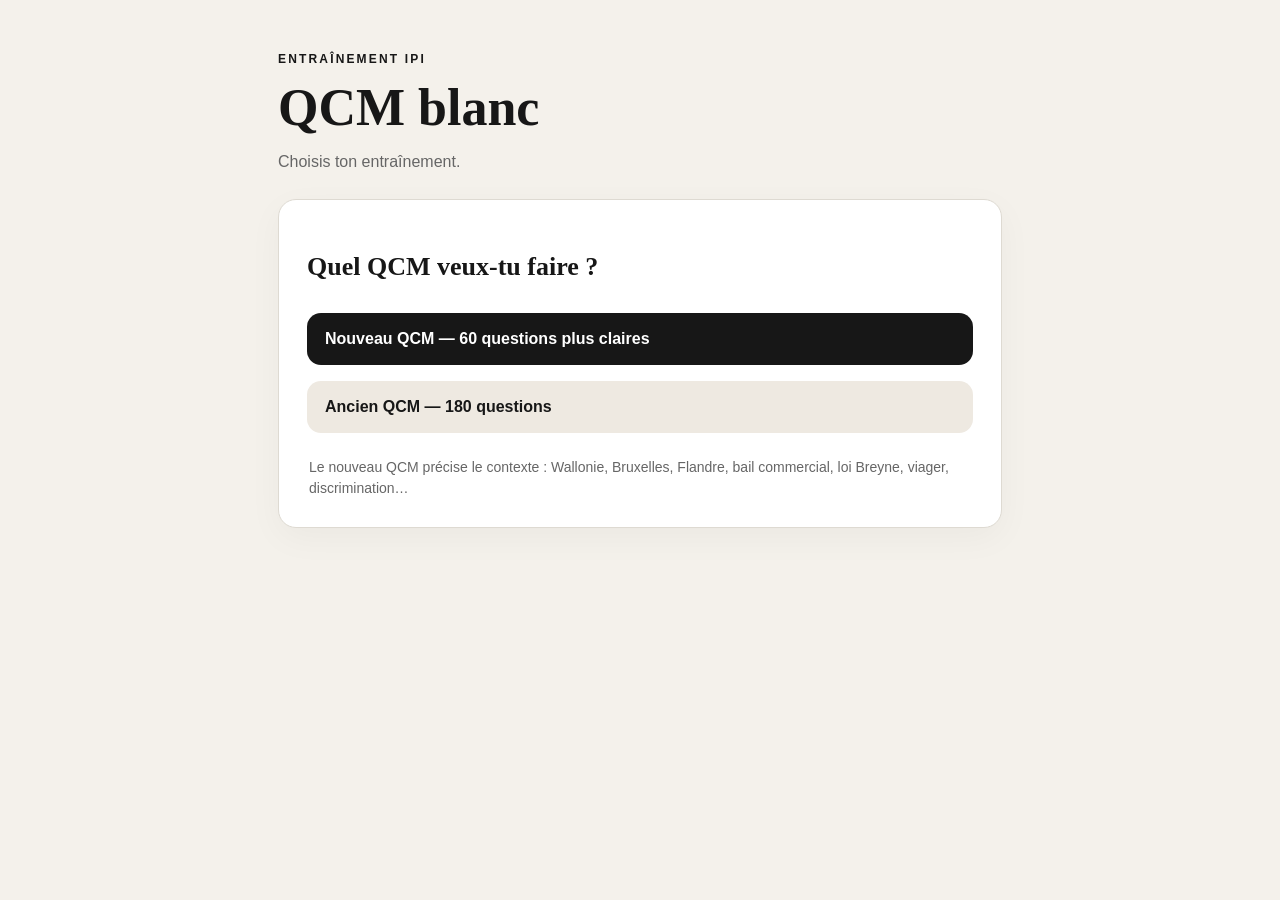
<file: index.html>
<!doctype html><html lang="fr"><head><meta charset="utf-8"><meta name="viewport" content="width=device-width,initial-scale=1"><title>QCM IPI</title><link rel="stylesheet" href="style.css"></head><body><main class="wrap"><header><p class="eyebrow">ENTRAÎNEMENT IPI</p><h1>QCM blanc</h1><p>Choisis ton entraînement.</p></header><section id="menu" class="card"><h2>Quel QCM veux-tu faire ?</h2><button id="start60" class="modeBtn">Nouveau QCM — 60 questions plus claires</button><button id="start180" class="modeBtn secondary">Ancien QCM — 180 questions</button><p class="hint">Le nouveau QCM précise le contexte : Wallonie, Bruxelles, Flandre, bail commercial, loi Breyne, viager, discrimination…</p></section><section id="card" class="card" hidden><div class="top"><span id="progress">Question 1</span><span id="score">Score : 0</span></div><div class="bar"><i id="bar"></i></div><h2 id="question">Chargement…</h2><div id="answers"></div><div id="feedback" class="feedback" hidden></div><button id="next" hidden>Question suivante</button></section><section id="finish" class="card" hidden><h2>Terminé 🎓</h2><p id="finalScore"></p><button id="restart">Recommencer ce QCM</button><button id="backMenu" class="secondaryBtn">Retour au choix des QCM</button></section></main><script src="app.js"></script></body></html>
</file>
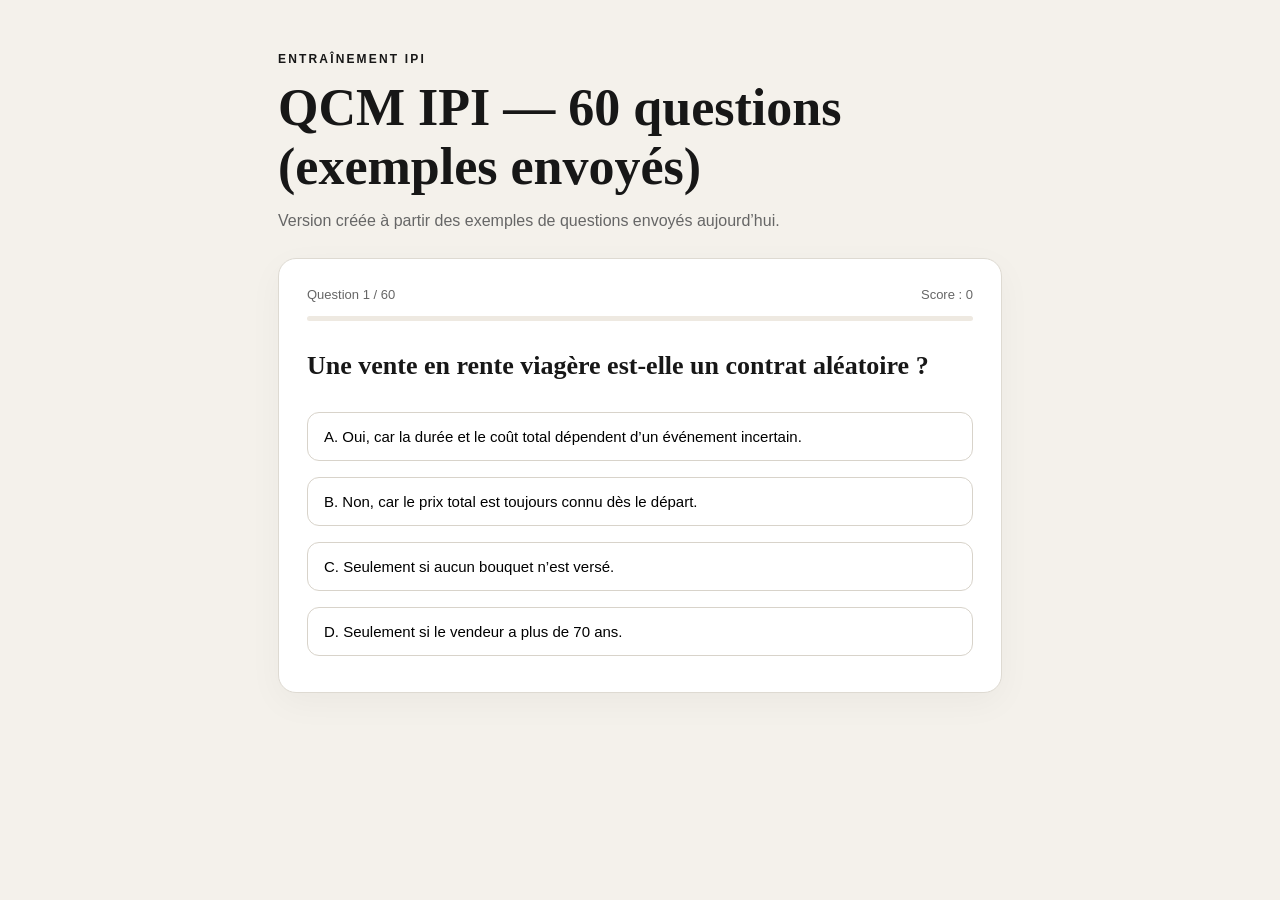
<file: qcm60-exemples.html>
<!doctype html><html lang="fr"><head><meta charset="utf-8"><meta name="viewport" content="width=device-width,initial-scale=1"><title>QCM IPI — 60 questions (exemples envoyés)</title><link rel="stylesheet" href="style.css"></head><body data-file="questions.json" data-title="QCM IPI — 60 questions (exemples envoyés)"><main class="wrap"><header><p class="eyebrow">ENTRAÎNEMENT IPI</p><h1 id="quizTitle">QCM IPI</h1><p>Version créée à partir des exemples de questions envoyés aujourd’hui.</p></header><section id="card" class="card"><div class="top"><span id="progress">Question 1</span><span id="score">Score : 0</span></div><div class="bar"><i id="bar"></i></div><h2 id="question">Chargement…</h2><div id="answers"></div><div id="feedback" class="feedback" hidden></div><button id="next" hidden>Question suivante</button></section><section id="finish" class="card" hidden><h2>Terminé 🎓</h2><p id="finalScore"></p><button id="restart">Recommencer</button></section></main><script src="quiz-standalone.js"></script></body></html>
</file>
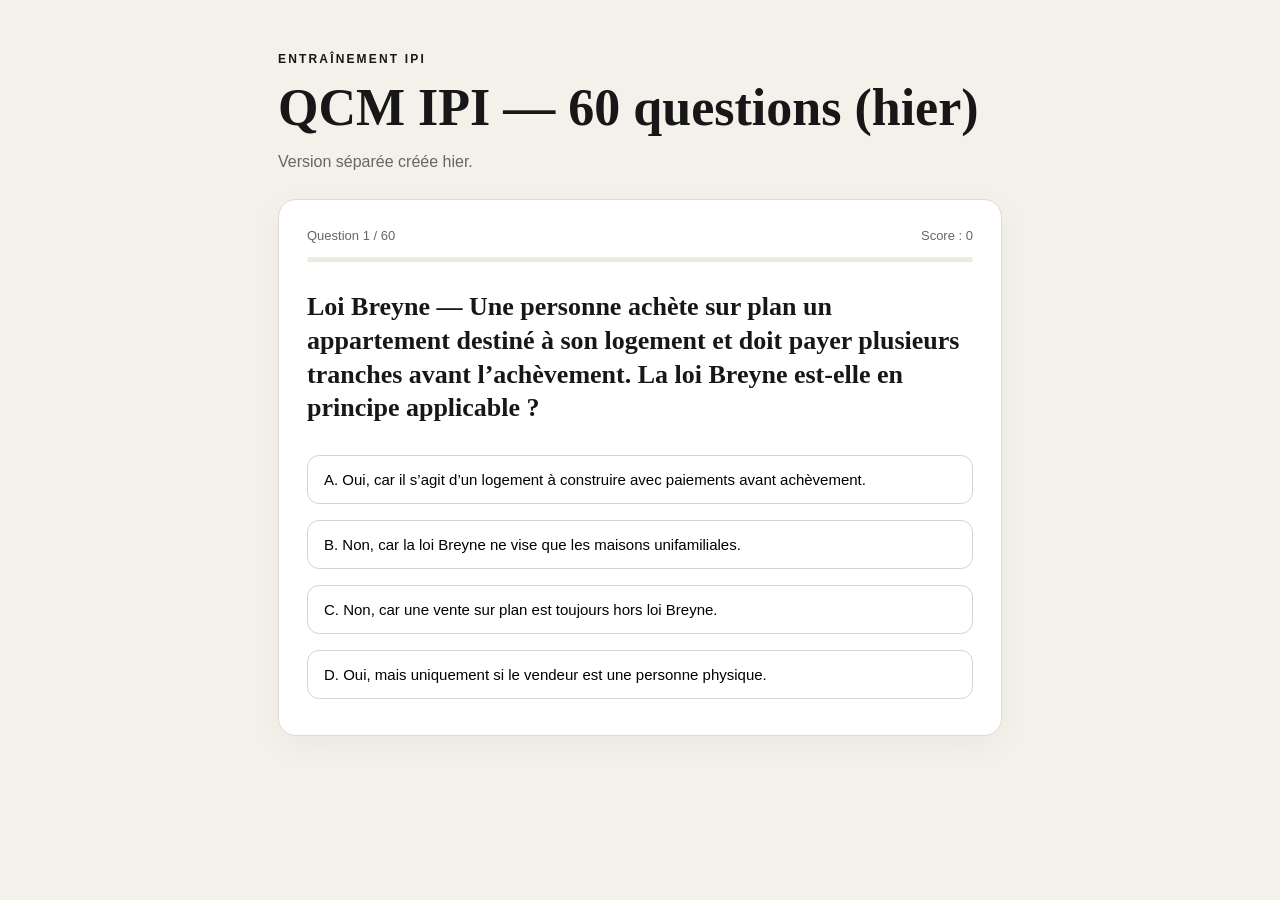
<file: qcm60-hier.html>
<!doctype html><html lang="fr"><head><meta charset="utf-8"><meta name="viewport" content="width=device-width,initial-scale=1"><title>QCM IPI — 60 questions (hier)</title><link rel="stylesheet" href="style.css"></head><body data-file="qcm60.b64" data-title="QCM IPI — 60 questions (hier)"><main class="wrap"><header><p class="eyebrow">ENTRAÎNEMENT IPI</p><h1 id="quizTitle">QCM IPI</h1><p>Version séparée créée hier.</p></header><section id="card" class="card"><div class="top"><span id="progress">Question 1</span><span id="score">Score : 0</span></div><div class="bar"><i id="bar"></i></div><h2 id="question">Chargement…</h2><div id="answers"></div><div id="feedback" class="feedback" hidden></div><button id="next" hidden>Question suivante</button></section><section id="finish" class="card" hidden><h2>Terminé 🎓</h2><p id="finalScore"></p><button id="restart">Recommencer</button></section></main><script src="quiz-standalone.js"></script></body></html>
</file>
<file: style.css>
*{box-sizing:border-box}body{margin:0;background:#f4f1eb;color:#171717;font-family:Inter,Arial,sans-serif}.wrap{max-width:760px;margin:auto;padding:40px 18px 80px}header{margin-bottom:28px}.eyebrow{font-size:12px;letter-spacing:.18em;font-weight:700}h1{font-family:Georgia,serif;font-size:52px;margin:4px 0}header>p:last-child{color:#666}.card{background:#fff;border:1px solid #dedad2;border-radius:18px;padding:28px;box-shadow:0 10px 35px #0000000a}.top{display:flex;justify-content:space-between;font-size:13px;color:#666}.bar{height:5px;background:#eee9e1;border-radius:9px;margin:14px 0 28px;overflow:hidden}.bar i{display:block;height:100%;width:0;background:#171717;transition:.25s}h2{font-family:Georgia,serif;font-size:26px;line-height:1.3}.answer{width:100%;text-align:left;padding:15px 16px;margin:8px 0;border:1px solid #d8d3ca;border-radius:12px;background:#fff;font-size:15px;cursor:pointer}.answer:hover{background:#f8f6f2}.answer.correct{border-color:#26834a;background:#edf8f1}.answer.wrong{border-color:#b83c3c;background:#fff0f0}.answer:disabled{cursor:default;color:#171717}.feedback{margin-top:18px;padding:15px;border-radius:12px;background:#f4f1eb;line-height:1.45}#next,#restart,.secondaryBtn{margin-top:18px;border:0;border-radius:999px;background:#171717;color:#fff;padding:13px 20px;font-weight:700;cursor:pointer}.modeBtn{width:100%;border:0;border-radius:14px;background:#171717;color:#fff;padding:17px 18px;font-size:16px;font-weight:700;margin:8px 0;cursor:pointer;text-align:left}.modeBtn.secondary{background:#eee9e1;color:#171717}.hint{margin:16px 2px 0;color:#666;font-size:14px;line-height:1.5}.secondaryBtn{background:#eee9e1;color:#171717;margin-left:8px}@media(max-width:520px){h1{font-size:40px}.card{padding:20px}h2{font-size:22px}.secondaryBtn{display:block;margin-left:0;width:100%}#restart{width:100%}}
</file>
